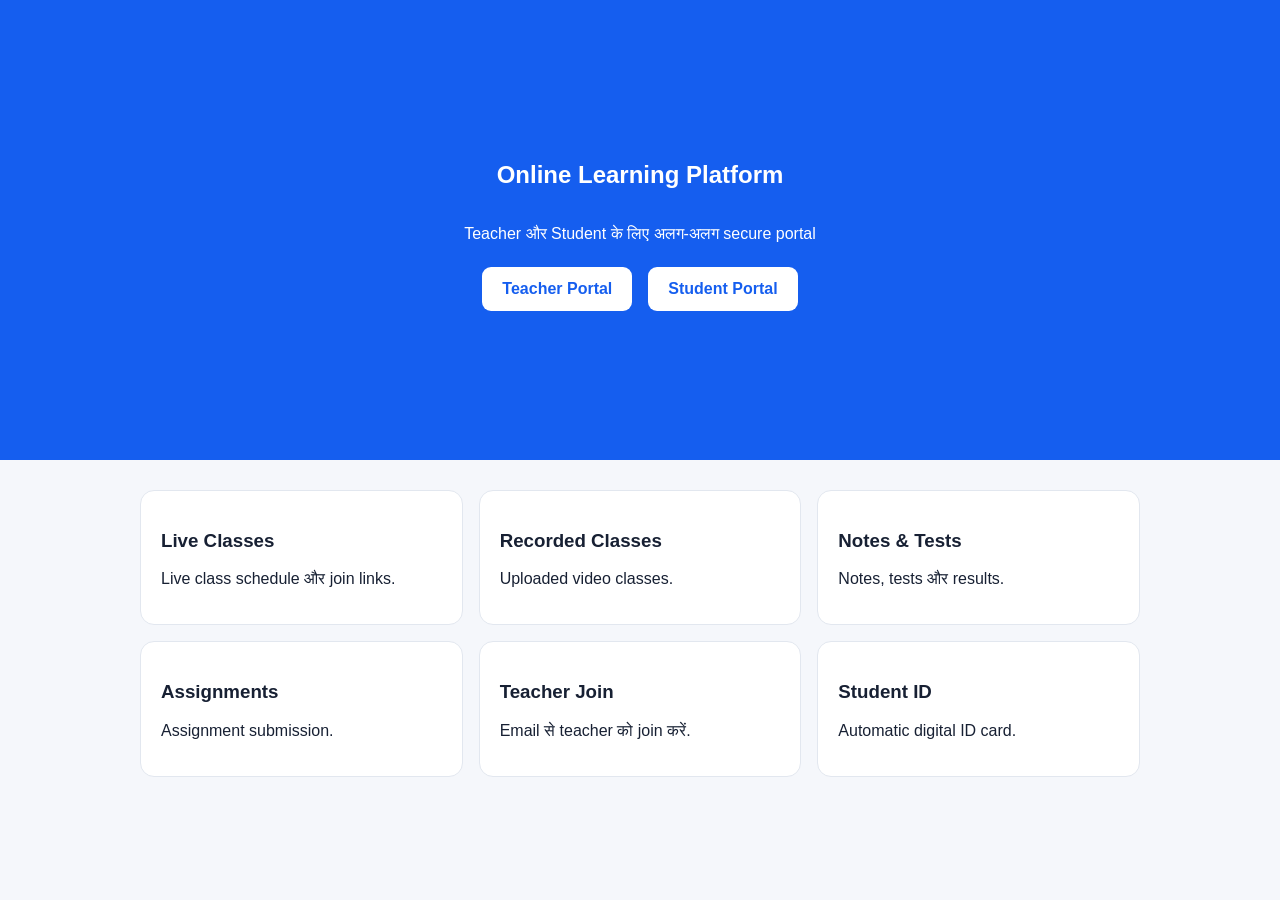
<file: india-educat-lms/index.html>
<!doctype html><html lang="hi"><head><meta charset="utf-8"><meta name="viewport" content="width=device-width,initial-scale=1"><title>Online Learning Platform</title><style>body{margin:0;font-family:Arial;background:#f5f7fb;color:#172033}.hero{text-align:center;padding:65px 20px;background:#155eef;color:#fff;min-height:330px;display:flex;flex-direction:column;justify-content:center}.btn{display:inline-block;margin:8px;padding:13px 20px;border-radius:9px;background:#fff;color:#155eef;text-decoration:none;font-weight:bold}.features{max-width:1000px;margin:30px auto;padding:0 20px;display:grid;grid-template-columns:repeat(3,1fr);gap:16px}.card{background:#fff;padding:20px;border-radius:14px;border:1px solid #e2e7ef}@media(max-width:700px){.features{grid-template-columns:1fr 1fr}}@media(max-width:480px){.features{grid-template-columns:1fr}}</style></head><body><section class="hero"><h1>Online Learning Platform</h1><p>Teacher और Student के लिए अलग-अलग secure portal</p><div><a class="btn" href="teacher.html">Teacher Portal</a><a class="btn" href="student.html">Student Portal</a></div></section><section class="features"><div class="card"><h3>Live Classes</h3><p>Live class schedule और join links.</p></div><div class="card"><h3>Recorded Classes</h3><p>Uploaded video classes.</p></div><div class="card"><h3>Notes & Tests</h3><p>Notes, tests और results.</p></div><div class="card"><h3>Assignments</h3><p>Assignment submission.</p></div><div class="card"><h3>Teacher Join</h3><p>Email से teacher को join करें.</p></div><div class="card"><h3>Student ID</h3><p>Automatic digital ID card.</p></div></section></body></html>
</file>
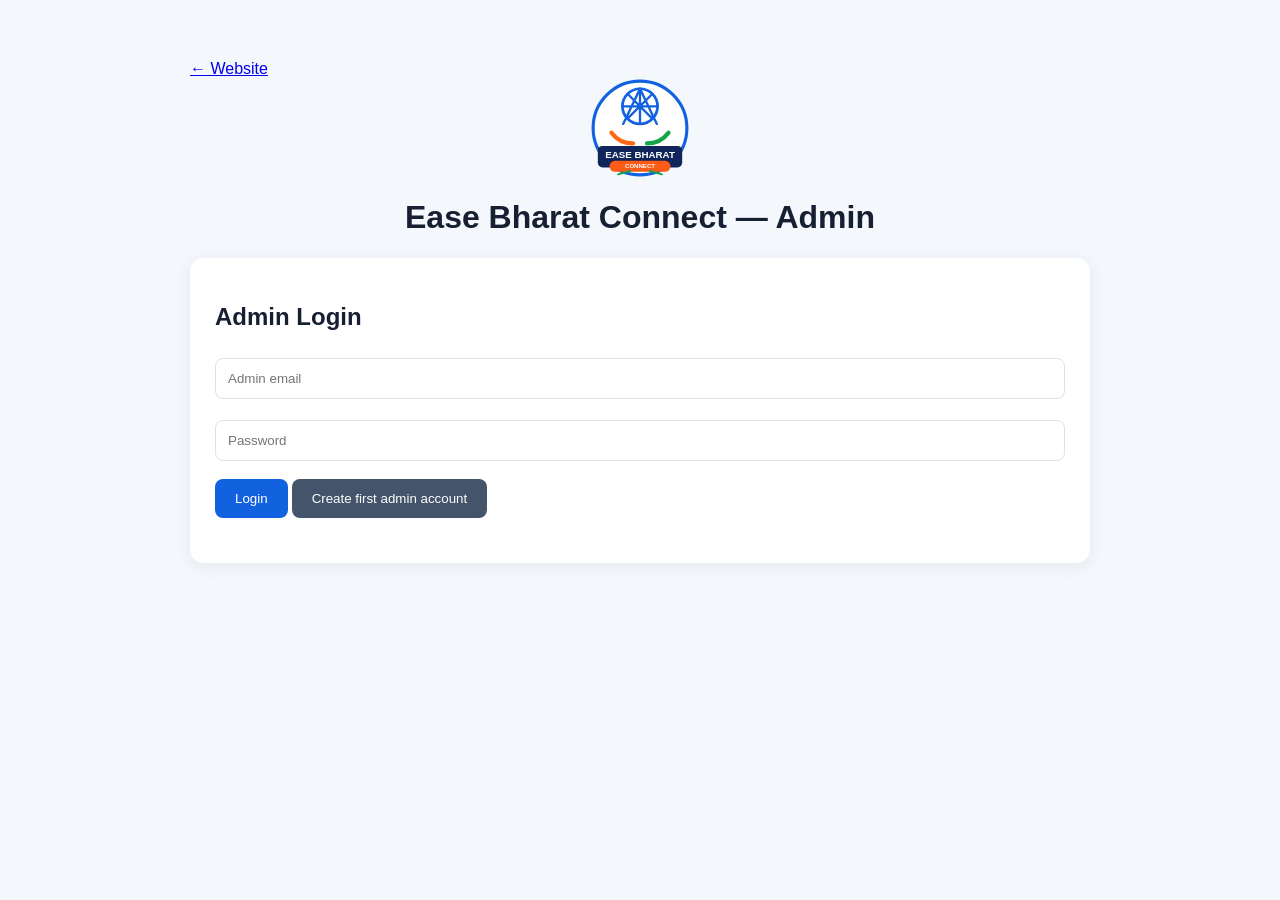
<file: admin.html>
<!doctype html><html lang="hi"><head><meta charset="utf-8"><meta name="viewport" content="width=device-width,initial-scale=1"><title>Ease Bharat Connect — Admin</title><style>body{margin:0;font-family:Arial;background:#f4f7fb;color:#172033}.wrap{max-width:900px;margin:40px auto;padding:20px}.logo{width:100px;height:100px;object-fit:contain;display:block;margin:auto}.box{background:#fff;padding:25px;border-radius:14px;box-shadow:0 4px 18px #0001;margin-top:20px}input,textarea{width:100%;padding:12px;margin:7px 0 14px;border:1px solid #dce2eb;border-radius:8px;box-sizing:border-box}input[type=file]{padding:10px;background:#f8fafc}button{background:#1262df;color:#fff;border:0;padding:12px 20px;border-radius:8px;cursor:pointer;margin:4px 4px 4px 0}.secondary{background:#44546a}.danger{background:#dc3545}.hidden{display:none}.msg{padding:10px;margin:10px 0;border-radius:8px;background:#eef5ff}.success{background:#e8f8ee;color:#176b35}.error{background:#fff0f0;color:#a11}.preview{max-width:160px;max-height:120px;border-radius:8px;margin:5px 0 12px;display:none}.progress{font-size:13px;color:#475569}</style></head><body><div class="wrap"><a href="index.html">← Website</a><img class="logo" src="logo.svg" alt="Ease Bharat Connect"><h1 style="text-align:center">Ease Bharat Connect — Admin</h1><div class="box" id="login"><h2>Admin Login</h2><input id="email" type="email" placeholder="Admin email" autocomplete="username"><input id="pass" type="password" placeholder="Password" autocomplete="current-password"><button id="loginBtn" onclick="login()">Login</button><button class="secondary" id="createBtn" onclick="createAdmin()">Create first admin account</button><p id="msg"></p></div><div class="box hidden" id="panel"><h2>Add Service</h2><input id="name" placeholder="Service / Business Name"><label>Business Logo</label><input id="businessLogo" type="file" accept="image/png,image/jpeg,image/webp,image/svg+xml" onchange="previewFile(this,'logoPreview')"><img id="logoPreview" class="preview"><label>Service Photo</label><input id="servicePhoto" type="file" accept="image/png,image/jpeg,image/webp" onchange="previewFile(this,'photoPreview')"><img id="photoPreview" class="preview"><label>Service Video</label><input id="serviceVideo" type="file" accept="video/mp4,video/webm,video/quicktime" onchange="showVideoName(this)"><div id="videoName" class="progress"></div><input id="city" placeholder="City"><input id="phone" placeholder="Phone"><textarea id="desc" placeholder="Description"></textarea><label><input id="verified" type="checkbox" style="width:auto"> Verified</label><br><button id="addBtn" onclick="add()">Add Service</button> <button class="danger" onclick="logout()">Logout</button><p id="out"></p></div></div><script>const API='https://pkofzvbdeljsksecbqzg.supabase.co/functions/v1/ease-api',SUPA='https://pkofzvbdeljsksecbqzg.supabase.co/storage/v1/object/service-images/';let token='';const $=id=>document.getElementById(id);function showMsg(text,ok=false){$('msg').textContent=text;$('msg').className=ok?'msg success':'msg error'}async function createAdmin(){const e=$('email').value.trim(),p=$('pass').value;if(!e||p.length<8){showMsg('Email भरें और password कम से कम 8 characters का रखें।');return}$('createBtn').disabled=true;showMsg('Creating account...');try{const r=await fetch(API,{method:'POST',headers:{'Content-Type':'application/json'},body:JSON.stringify({action:'bootstrap',email:e,password:p})});const d=await r.json().catch(()=>({}));if(!r.ok){showMsg(d.error||('Account creation failed (HTTP '+r.status+')'));return}showMsg('Admin account बन गया। अब Login दबाएँ।',true)}catch(err){showMsg('Server connection error: '+err.message)}finally{$('createBtn').disabled=false}}async function login(){const e=$('email').value.trim(),p=$('pass').value;if(!e||!p){showMsg('Email और password भरें।');return}$('loginBtn').disabled=true;showMsg('Logging in...');try{const r=await fetch(API,{method:'POST',headers:{'Content-Type':'application/json'},body:JSON.stringify({action:'login',email:e,password:p})});const d=await r.json().catch(()=>({}));if(!r.ok){showMsg(d.error||('Login failed (HTTP '+r.status+')'));return}token=d.session.access_token;sessionStorage.setItem('ease_admin_token',token);$('login').classList.add('hidden');$('panel').classList.remove('hidden');$('msg').textContent=''}catch(err){showMsg('Server connection error: '+err.message)}finally{$('loginBtn').disabled=false}}function previewFile(el,id){const f=el.files[0];if(!f)return;const img=$(id);img.src=URL.createObjectURL(f);img.style.display='block'}function showVideoName(el){$('videoName').textContent=el.files[0]?('Selected: '+el.files[0].name):''}async function upload(file,type){if(!file)return null;const safe=file.name.replace(/[^a-zA-Z0-9._-]/g,'_');const path=token.slice(0,8)+'/'+Date.now()+'-'+type+'-'+safe;const r=await fetch(SUPA+encodeURIComponent(path),{method:'POST',headers:{Authorization:'Bearer '+token,'Content-Type':file.type||'application/octet-stream','x-upsert':'false'},body:file});if(!r.ok){const t=await r.text();throw new Error(type+' upload failed: '+t)}return SUPA+path}async function add(){if(!token)return;const name=$('name').value.trim();if(!name){$('out').textContent='Service name is required';return}$('addBtn').disabled=true;$('out').textContent='Uploading files...';try{const [logo,photo,video]=await Promise.all([upload($('businessLogo').files[0],'logo'),upload($('servicePhoto').files[0],'photo'),upload($('serviceVideo').files[0],'video')]);const service={name,city:$('city').value.trim(),phone:$('phone').value.trim(),description:$('desc').value.trim(),verified:$('verified').checked,active:true,business_logo_url:logo,service_photo_url:photo,service_video_url:video};const r=await fetch(API,{method:'POST',headers:{'Content-Type':'application/json',Authorization:'Bearer '+token},body:JSON.stringify({action:'add',service})});const d=await r.json().catch(()=>({}));if(!r.ok)throw new Error(d.error||'Service save failed');$('out').textContent='Service + logo + photo + video successfully added!';$('name').value='';$('city').value='';$('phone').value='';$('desc').value='';$('verified').checked=false;$('businessLogo').value='';$('servicePhoto').value='';$('serviceVideo').value='';$('logoPreview').style.display='none';$('photoPreview').style.display='none';$('videoName').textContent=''}catch(e){$('out').textContent=e.message}finally{$('addBtn').disabled=false}}function logout(){token='';sessionStorage.removeItem('ease_admin_token');$('panel').classList.add('hidden');$('login').classList.remove('hidden')}const saved=sessionStorage.getItem('ease_admin_token');if(saved){token=saved;$('login').classList.add('hidden');$('panel').classList.remove('hidden')}</script></body></html>
</file>
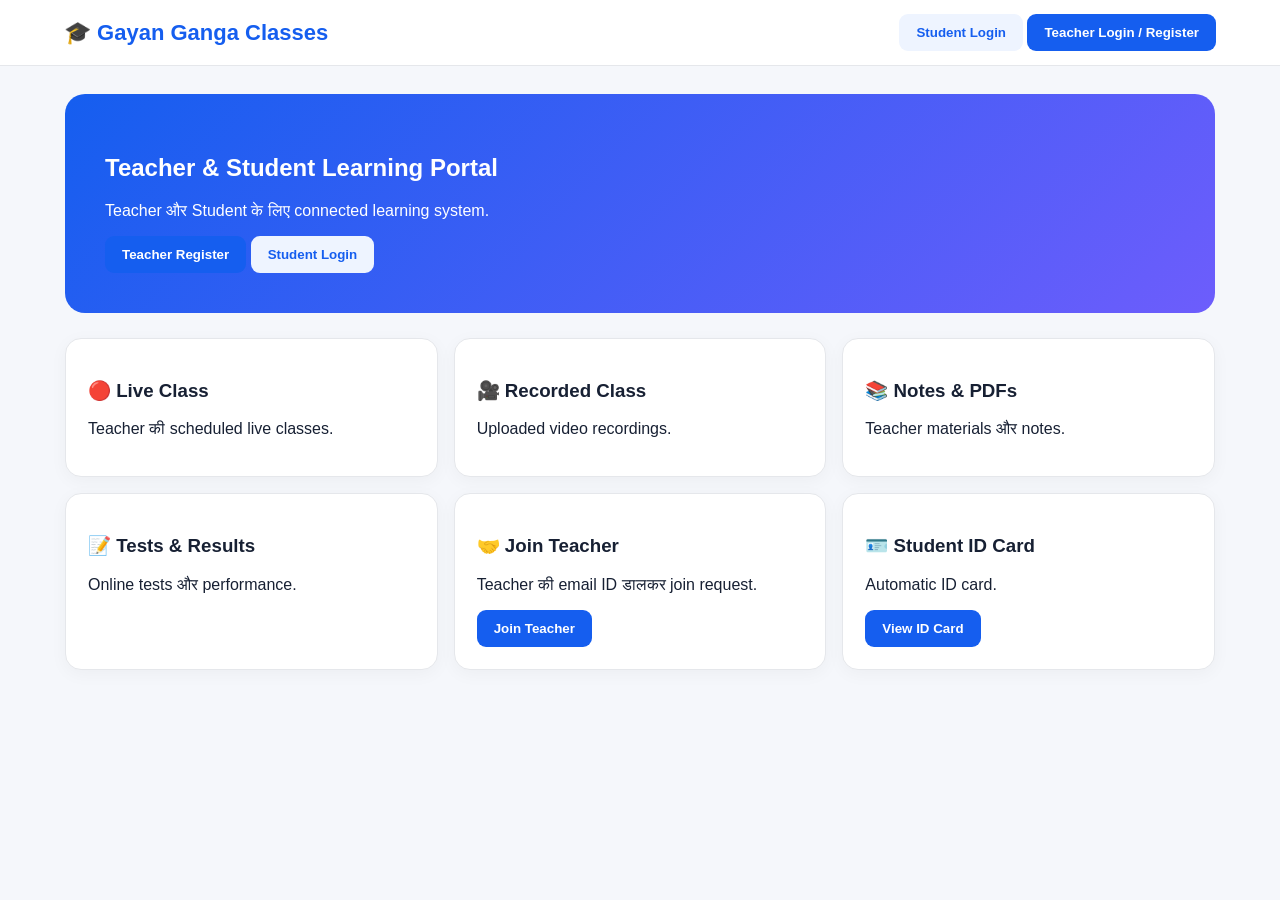
<file: teacher-student.html>
<!doctype html><html lang="hi"><head><meta charset="utf-8"><meta name="viewport" content="width=device-width,initial-scale=1"><title>Gayan Ganga Classes</title><style>body{margin:0;font-family:Arial;background:#f5f7fb;color:#172033}header{background:#fff;border-bottom:1px solid #e5e7eb;padding:14px 5%;display:flex;justify-content:space-between;align-items:center;position:sticky;top:0;z-index:10}.brand{font-weight:800;font-size:22px;color:#155eef}.wrap{max-width:1150px;margin:auto;padding:28px 20px}.hero{background:linear-gradient(135deg,#155eef,#6d5dfc);color:#fff;border-radius:20px;padding:40px;margin-bottom:25px}.grid{display:grid;grid-template-columns:repeat(3,1fr);gap:16px}.card{background:#fff;padding:22px;border:1px solid #e5e7eb;border-radius:16px;box-shadow:0 4px 18px #0000000a}.btn{display:inline-block;border:0;border-radius:9px;padding:11px 17px;background:#155eef;color:#fff;cursor:pointer;font-weight:700}.btn.alt{background:#eef4ff;color:#155eef}.modal{position:fixed;inset:0;background:#0008;display:none;align-items:center;justify-content:center;padding:20px}.modal>div{background:#fff;border-radius:18px;padding:25px;max-width:460px;width:100%}input{width:100%;box-sizing:border-box;padding:13px;margin:7px 0 12px;border:1px solid #d7dce5;border-radius:9px}.id{border:2px solid #155eef;border-radius:16px;padding:20px;background:#fff}@media(max-width:800px){.grid{grid-template-columns:1fr 1fr}}@media(max-width:550px){.grid{grid-template-columns:1fr}}</style></head><body><header><div class="brand">🎓 Gayan Ganga Classes</div><div><button class="btn alt" onclick="openAuth('student')">Student Login</button> <button class="btn" onclick="openAuth('teacher')">Teacher Login / Register</button></div></header><main class="wrap"><section class="hero"><h1>Teacher & Student Learning Portal</h1><p>Teacher और Student के लिए connected learning system.</p><button class="btn" onclick="openAuth('teacher')">Teacher Register</button> <button class="btn alt" onclick="openAuth('student')">Student Login</button></section><section class="grid"><div class="card"><h3>🔴 Live Class</h3><p>Teacher की scheduled live classes.</p></div><div class="card"><h3>🎥 Recorded Class</h3><p>Uploaded video recordings.</p></div><div class="card"><h3>📚 Notes & PDFs</h3><p>Teacher materials और notes.</p></div><div class="card"><h3>📝 Tests & Results</h3><p>Online tests और performance.</p></div><div class="card"><h3>🤝 Join Teacher</h3><p>Teacher की email ID डालकर join request.</p><button class="btn" onclick="openJoin()">Join Teacher</button></div><div class="card"><h3>🪪 Student ID Card</h3><p>Automatic ID card.</p><button class="btn" onclick="showId()">View ID Card</button></div></section></main><div class="modal" id="auth"><div><h2 id="authTitle"></h2><input id="name" placeholder="Full Name"><input id="email" type="email" placeholder="Email"><input id="password" type="password" placeholder="Password"><button class="btn" onclick="authSubmit()">Continue</button> <button class="btn alt" onclick="closeAll()">Close</button><p id="msg"></p></div></div><div class="modal" id="join"><div><h2>Join Teacher</h2><p>Teacher की registered email ID डालें।</p><input id="joinEmail" type="email" placeholder="teacher@example.com"><button class="btn" onclick="joinTeacher()">Send Join Request</button> <button class="btn alt" onclick="closeAll()">Close</button><p id="joinMsg"></p></div></div><div class="modal" id="idmodal"><div class="id"><h2>🪪 Student ID Card</h2><p><b>Name:</b> <span id="idname">Student</span></p><p><b>Student ID:</b> <span id="idno"></span></p><p><b>Teacher Email:</b> <span id="idemail">—</span></p><button class="btn" onclick="window.print()">Download / Print</button> <button class="btn alt" onclick="closeAll()">Close</button></div></div><script>const SUPA_URL='https://pkofzvbdeljsksecbqzg.supabase.co';const SUPA_KEY='sb_publishable_oAYg9uDeIYVHQ829qTMTaQ_pXvhG2Kb';let role='student';let session=null;const api=(path,opts={})=>fetch(SUPA_URL+'/rest/v1/'+path,{...opts,headers:{apikey:SUPA_KEY,Authorization:'Bearer '+(session?.access_token||SUPA_KEY),'Content-Type':'application/json',...(opts.headers||{})}});async function authSubmit(){const n=document.getElementById('name').value.trim(),e=document.getElementById('email').value.trim(),p=document.getElementById('password').value;if(!e||!p){msg('Email and password required');return}let r=await fetch(SUPA_URL+'/auth/v1/signup',{method:'POST',headers:{apikey:SUPA_KEY,'Content-Type':'application/json'},body:JSON.stringify({email:e,password:p,data:{role,full_name:n}})});let d=await r.json();if(!r.ok){r=await fetch(SUPA_URL+'/auth/v1/token?grant_type=password',{method:'POST',headers:{apikey:SUPA_KEY,'Content-Type':'application/json'},body:JSON.stringify({email:e,password:p})});d=await r.json()}if(!r.ok){msg(d.error_description||d.msg||d.message||'Authentication failed');return}session=d;localStorage.setItem('gg_session',JSON.stringify(d));msg('Login successful. '+(d.user?'Account connected.':''))}function msg(x){document.getElementById('msg').textContent=x}async function joinTeacher(){if(!session?.user){document.getElementById('joinMsg').textContent='पहले Student Login करें।';return}const email=document.getElementById('joinEmail').value.trim().toLowerCase();if(!email){document.getElementById('joinMsg').textContent='Teacher email required';return}const r=await api('profiles?select=id,full_name,email,role&email=eq.'+encodeURIComponent(email)+'&role=eq.teacher');const teachers=await r.json();if(!r.ok||!teachers.length){document.getElementById('joinMsg').textContent='इस email से teacher नहीं मिला।';return}const ins=await api('enrollments',{method:'POST',headers:{Prefer:'return=minimal'},body:JSON.stringify({teacher_id:teachers[0].id,student_id:session.user.id,status:'pending'})});document.getElementById('joinMsg').textContent=ins.ok?'Join request भेज दी गई है। Teacher approval के बाद classes दिखेंगी।':'Request already exists या error हुआ।'}function openAuth(r){role=r;document.getElementById('auth').style.display='flex';document.getElementById('authTitle').textContent=r==='teacher'?'Teacher Login / Register':'Student Login';document.getElementById('msg').textContent=''}function openJoin(){document.getElementById('join').style.display='flex'}function closeAll(){document.querySelectorAll('.modal').forEach(x=>x.style.display='none')}function showId(){let u=session?.user||{};document.getElementById('idname').textContent=u.user_metadata?.full_name||u.email||'Student';document.getElementById('idno').textContent='GG-'+(u.id||'STUDENT').replace(/-/g,'').slice(0,10).toUpperCase();document.getElementById('idemail').textContent='';document.getElementById('idmodal').style.display='flex'}try{session=JSON.parse(localStorage.getItem('gg_session')||'null')}catch(e){}</script></body></html>
</file>
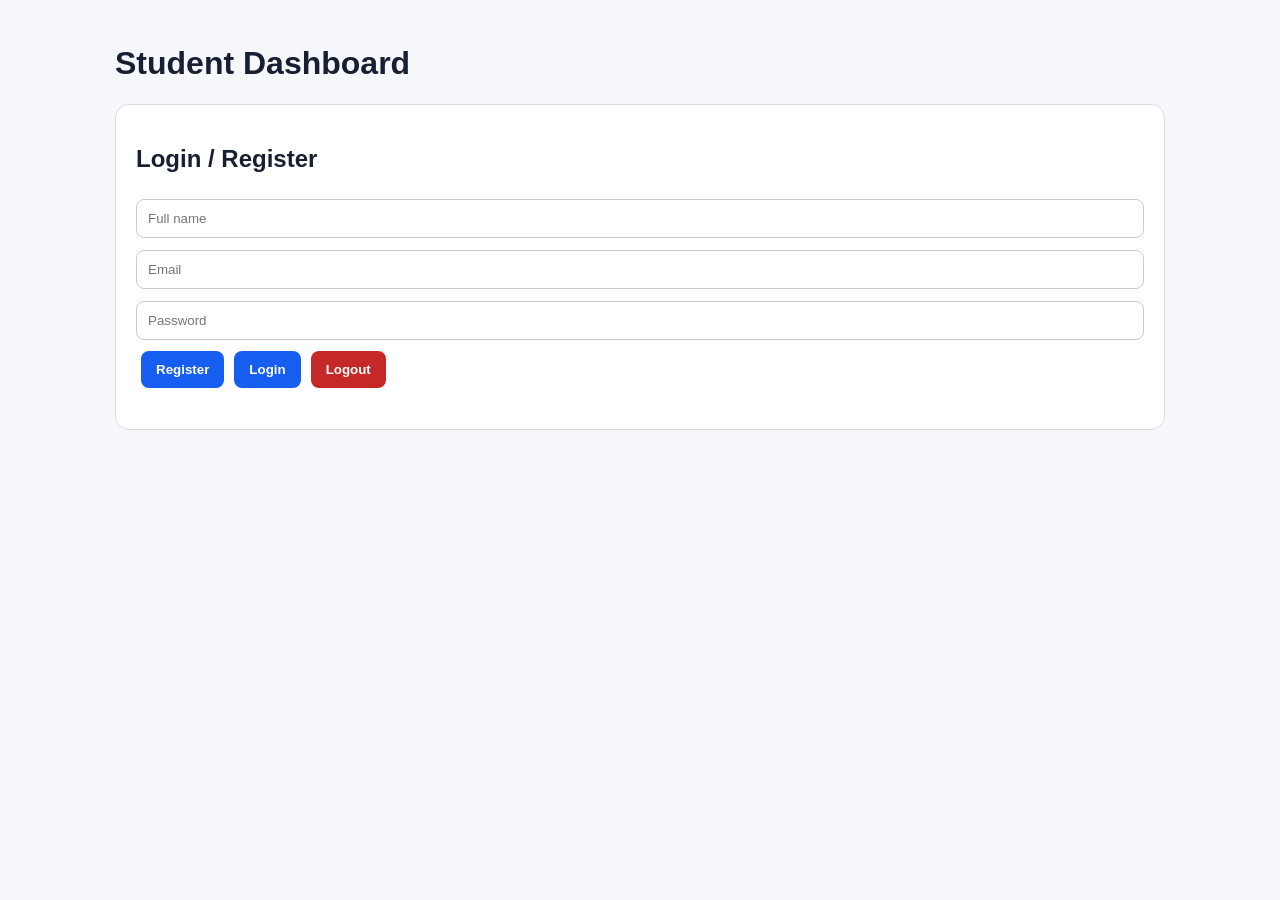
<file: india-educat-lms/student.html>
<!doctype html><html lang="hi"><head><meta charset="utf-8"><meta name="viewport" content="width=device-width,initial-scale=1"><title>Student Portal</title><style>body{font-family:Arial;margin:0;background:#f5f7fb;color:#172033}main{max-width:1050px;margin:auto;padding:24px}.box{background:#fff;padding:20px;margin:14px 0;border-radius:14px;border:1px solid #ddd}input{width:100%;box-sizing:border-box;padding:11px;margin:6px 0;border:1px solid #ccc;border-radius:8px}button{padding:11px 15px;margin:5px;border:0;border-radius:8px;background:#155eef;color:#fff;font-weight:bold;cursor:pointer}.danger{background:#c62828}.tabs button{background:#fff;color:#172033;border:1px solid #ccc}.item{padding:14px;border:1px solid #e1e5eb;border-radius:10px;margin:8px 0}.muted{color:#667085}.idcard{border:2px solid #155eef;border-radius:16px;padding:20px;max-width:420px}.video{width:100%;max-height:480px;border-radius:10px;background:#000}.hidden{display:none}</style></head><body><main><h1>Student Dashboard</h1><div class="box"><h2>Login / Register</h2><input id="name" placeholder="Full name"><input id="email" type="email" placeholder="Email"><input id="password" type="password" placeholder="Password"><button onclick="signup()">Register</button><button onclick="login()">Login</button><button class="danger" onclick="logout()">Logout</button><p id="msg"></p></div><div id="app" class="hidden"><div class="box"><h2>Join Teacher</h2><input id="teacherEmail" type="email" placeholder="Teacher email"><button onclick="joinTeacher()">Send Join Request</button><p id="joinMsg"></p></div><div class="tabs"><button onclick="loadClasses()">Live / Recorded Classes</button><button onclick="loadMaterials()">Notes</button><button onclick="showId()">View ID Card</button></div><div id="content"></div></div></main><script>const SUPABASE_URL='https://covyitnajpgdmehtuxpv.supabase.co';const SUPABASE_KEY=window.SUPABASE_PUBLISHABLE_KEY||'';let token=localStorage.getItem('lms_student_token'),uid=localStorage.getItem('lms_student_uid');function headers(){return {apikey:SUPABASE_KEY,Authorization:'Bearer '+token,'Content-Type':'application/json'}}async function auth(path,body){return fetch(SUPABASE_URL+'/auth/v1/'+path,{method:'POST',headers:{apikey:SUPABASE_KEY,'Content-Type':'application/json'},body:JSON.stringify(body)})}async function signup(){if(!SUPABASE_KEY){msg.textContent='Supabase publishable key configure करें';return}let r=await auth('signup',{email:email.value,password:password.value,data:{role:'student',full_name:name.value}});let d=await r.json();msg.textContent=r.ok?'Registration successful. Email verification may be required.':(d.msg||d.message||'Registration failed')}async function login(){if(!SUPABASE_KEY){msg.textContent='Supabase publishable key configure करें';return}let r=await auth('token?grant_type=password',{email:email.value,password:password.value});let d=await r.json();if(!r.ok){msg.textContent=d.error_description||'Login failed';return}token=d.access_token;uid=d.user.id;localStorage.setItem('lms_student_token',token);localStorage.setItem('lms_student_uid',uid);app.classList.remove('hidden');msg.textContent='Login successful';loadClasses()}function logout(){localStorage.removeItem('lms_student_token');localStorage.removeItem('lms_student_uid');location.reload()}async function api(path,opt={}){return fetch(SUPABASE_URL+'/rest/v1/'+path,{...opt,headers:{...headers(),...(opt.headers||{})}})}async function joinTeacher(){let e=teacherEmail.value.trim();if(!e)return;let r=await api('profiles?select=id,email,role&email=eq.'+encodeURIComponent(e)+'&role=eq.teacher');let a=await r.json();if(!r.ok||!a.length){joinMsg.textContent='Teacher email नहीं मिला';return}let rr=await api('enrollments',{method:'POST',headers:{Prefer:'return=minimal'},body:JSON.stringify({teacher_id:a[0].id,student_id:uid,status:'pending'})});joinMsg.textContent=rr.ok?'Join request भेज दी गई':'Request पहले से मौजूद हो सकती है'}async function loadClasses(){content.innerHTML='<div class="box">Loading...</div>';let r=await api('enrollments?select=teacher_id&student_id=eq.'+uid+'&status=eq.approved');let e=await r.json();if(!e.length){content.innerHTML='<div class="box">पहले teacher को join करें और approval का इंतजार करें.</div>';return}let ids=e.map(x=>x.teacher_id);let q=ids.map(x=>'teacher_id.eq.'+x).join(',');let cr=await api('classes?select=*&or=('+q+')&order=starts_at.asc');let c=await cr.json();content.innerHTML='<div class="box"><h2>Classes</h2>'+(c.length?c.map(x=>'<div class="item"><h3>'+esc(x.title)+'</h3><p>'+esc(x.description||'')+'</p>'+(x.live_url?'<a href="'+esc(x.live_url)+'" target="_blank"><button>Join Live Class</button></a>':'')+(x.recording_url?video(x.recording_url):'')+'</div>').join(''):'No classes yet')+'</div>'}async function loadMaterials(){let r=await api('enrollments?select=teacher_id&student_id=eq.'+uid+'&status=eq.approved');let e=await r.json();if(!e.length){content.innerHTML='<div class="box">No approved teacher.</div>';return}let q=e.map(x=>'teacher_id.eq.'+x.teacher_id).join(',');let r2=await api('materials?select=*&or=('+q+')&order=created_at.desc');let a=await r2.json();content.innerHTML='<div class="box"><h2>Notes</h2>'+(a.length?a.map(x=>'<div class="item"><b>'+esc(x.title)+'</b><br><a href="'+esc(x.file_url||'#')+'" target="_blank">Open / Download</a></div>').join(''):'No notes yet')+'</div>'}function video(u){let safe=esc(u);if(/\.mp4($|\?)/i.test(u))return '<video class="video" controls playsinline src="'+safe+'"></video>';return '<p><a href="'+safe+'" target="_blank"><button>Watch Recording</button></a></p>'}function showId(){content.innerHTML='<div class="box"><h2>Student ID Card</h2><div class="idcard"><h2>STUDENT ID</h2><p><b>Name:</b> '+esc(name.value||'Student')+'</p><p><b>Email:</b> '+esc(email.value)+'</p><p><b>Student ID:</b> '+esc(uid||'Not logged in')+'</p><button onclick="window.print()">Print / Save PDF</button></div></div>'}function esc(s){return String(s??'').replace(/[&<>"']/g,m=>({'&':'&amp;','<':'&lt;','>':'&gt;','"':'&quot;',"'":'&#39;'}[m]))}if(token){app.classList.remove('hidden');loadClasses()}</script></body></html>
</file>
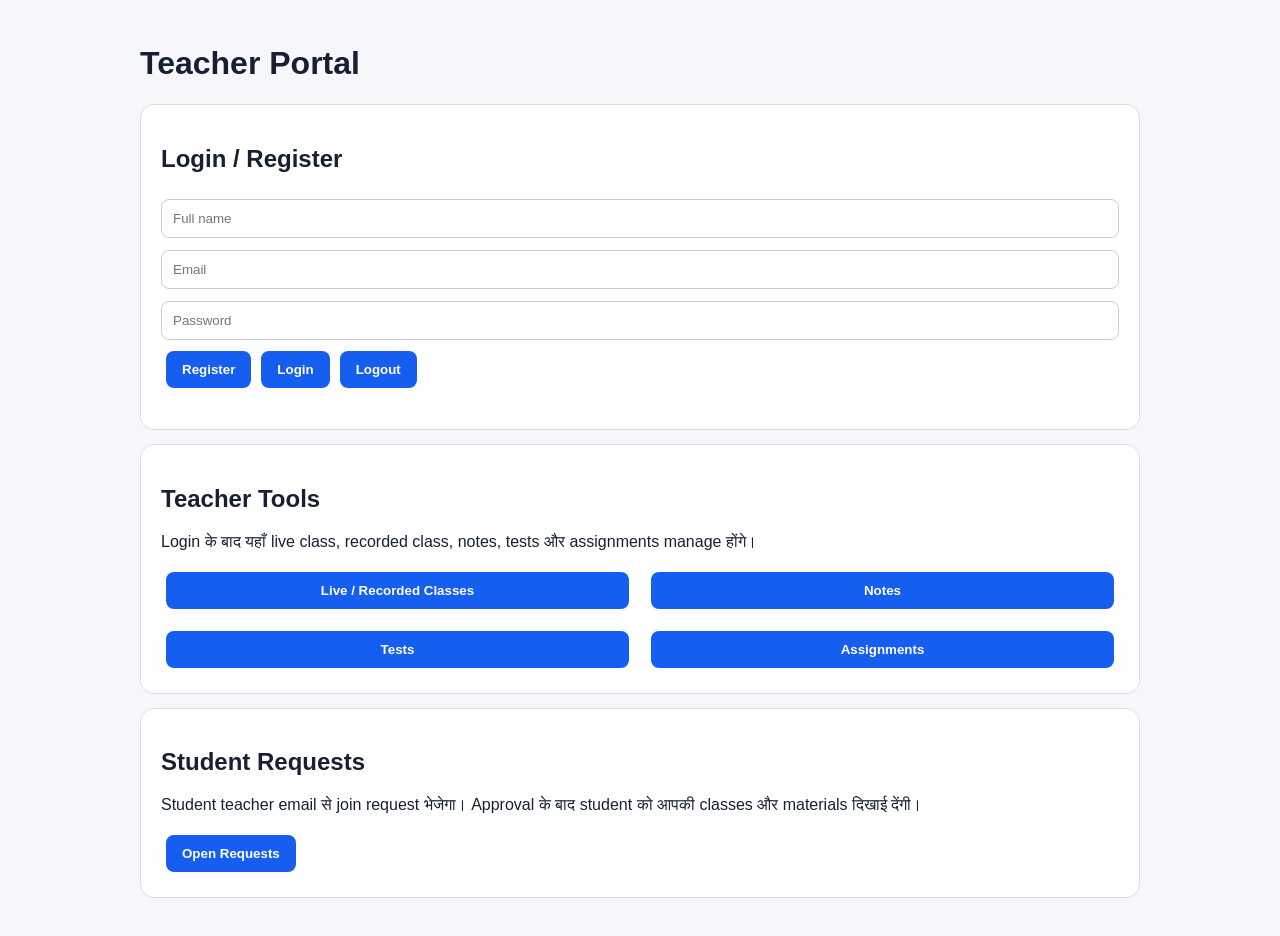
<file: india-educat-lms/teacher.html>
<!doctype html><html lang="hi"><head><meta charset="utf-8"><meta name="viewport" content="width=device-width,initial-scale=1"><title>Teacher Portal</title><style>body{font-family:Arial;margin:0;background:#f5f7fb;color:#172033}main{max-width:1000px;margin:auto;padding:24px}.box{background:#fff;padding:20px;margin:14px 0;border-radius:14px;border:1px solid #ddd}input,textarea{width:100%;box-sizing:border-box;padding:11px;margin:6px 0;border:1px solid #ccc;border-radius:8px}button{padding:11px 16px;margin:5px;border:0;border-radius:8px;background:#155eef;color:#fff;font-weight:bold;cursor:pointer}.row{display:grid;grid-template-columns:1fr 1fr;gap:12px}@media(max-width:650px){.row{grid-template-columns:1fr}}</style></head><body><main><h1>Teacher Portal</h1><div class="box"><h2>Login / Register</h2><input id="name" placeholder="Full name"><input id="email" type="email" placeholder="Email"><input id="password" type="password" placeholder="Password"><button onclick="registerTeacher()">Register</button><button onclick="loginTeacher()">Login</button><button onclick="logoutTeacher()">Logout</button><p id="msg"></p></div><div class="box"><h2>Teacher Tools</h2><p>Login के बाद यहाँ live class, recorded class, notes, tests और assignments manage होंगे।</p><div class="row"><button onclick="location.href='teacher-classes.html'">Live / Recorded Classes</button><button onclick="location.href='teacher-materials.html'">Notes</button><button onclick="location.href='teacher-tests.html'">Tests</button><button onclick="location.href='teacher-assignments.html'">Assignments</button></div></div><div class="box"><h2>Student Requests</h2><p>Student teacher email से join request भेजेगा। Approval के बाद student को आपकी classes और materials दिखाई देंगी।</p><button onclick="location.href='teacher-requests.html'">Open Requests</button></div></main><script>const SUPABASE_URL='https://covyitnajpgdmehtuxpv.supabase.co';const SUPABASE_PUBLISHABLE_KEY='YOUR_SUPABASE_PUBLISHABLE_KEY';function saveSession(d){localStorage.setItem('lms_access_token',d.access_token||'');localStorage.setItem('lms_user_id',d.user?.id||'')}async function registerTeacher(){if(SUPABASE_PUBLISHABLE_KEY.startsWith('YOUR_')){msg.textContent='Supabase publishable key configure करना बाकी है.';return}const r=await fetch(SUPABASE_URL+'/auth/v1/signup',{method:'POST',headers:{apikey:SUPABASE_PUBLISHABLE_KEY,'Content-Type':'application/json'},body:JSON.stringify({email:email.value,password:password.value,data:{role:'teacher',full_name:name.value}})});const d=await r.json();msg.textContent=r.ok?'Registration successful. Email verification required हो सकती है.':(d.msg||d.message||'Registration failed')}async function loginTeacher(){if(SUPABASE_PUBLISHABLE_KEY.startsWith('YOUR_')){msg.textContent='Supabase publishable key configure करना बाकी है.';return}const r=await fetch(SUPABASE_URL+'/auth/v1/token?grant_type=password',{method:'POST',headers:{apikey:SUPABASE_PUBLISHABLE_KEY,'Content-Type':'application/json'},body:JSON.stringify({email:email.value,password:password.value})});const d=await r.json();if(r.ok){saveSession(d);location.href='teacher-dashboard.html'}else msg.textContent=d.error_description||'Login failed'}function logoutTeacher(){localStorage.removeItem('lms_access_token');localStorage.removeItem('lms_user_id');msg.textContent='Logged out'}</script></body></html>
</file>
